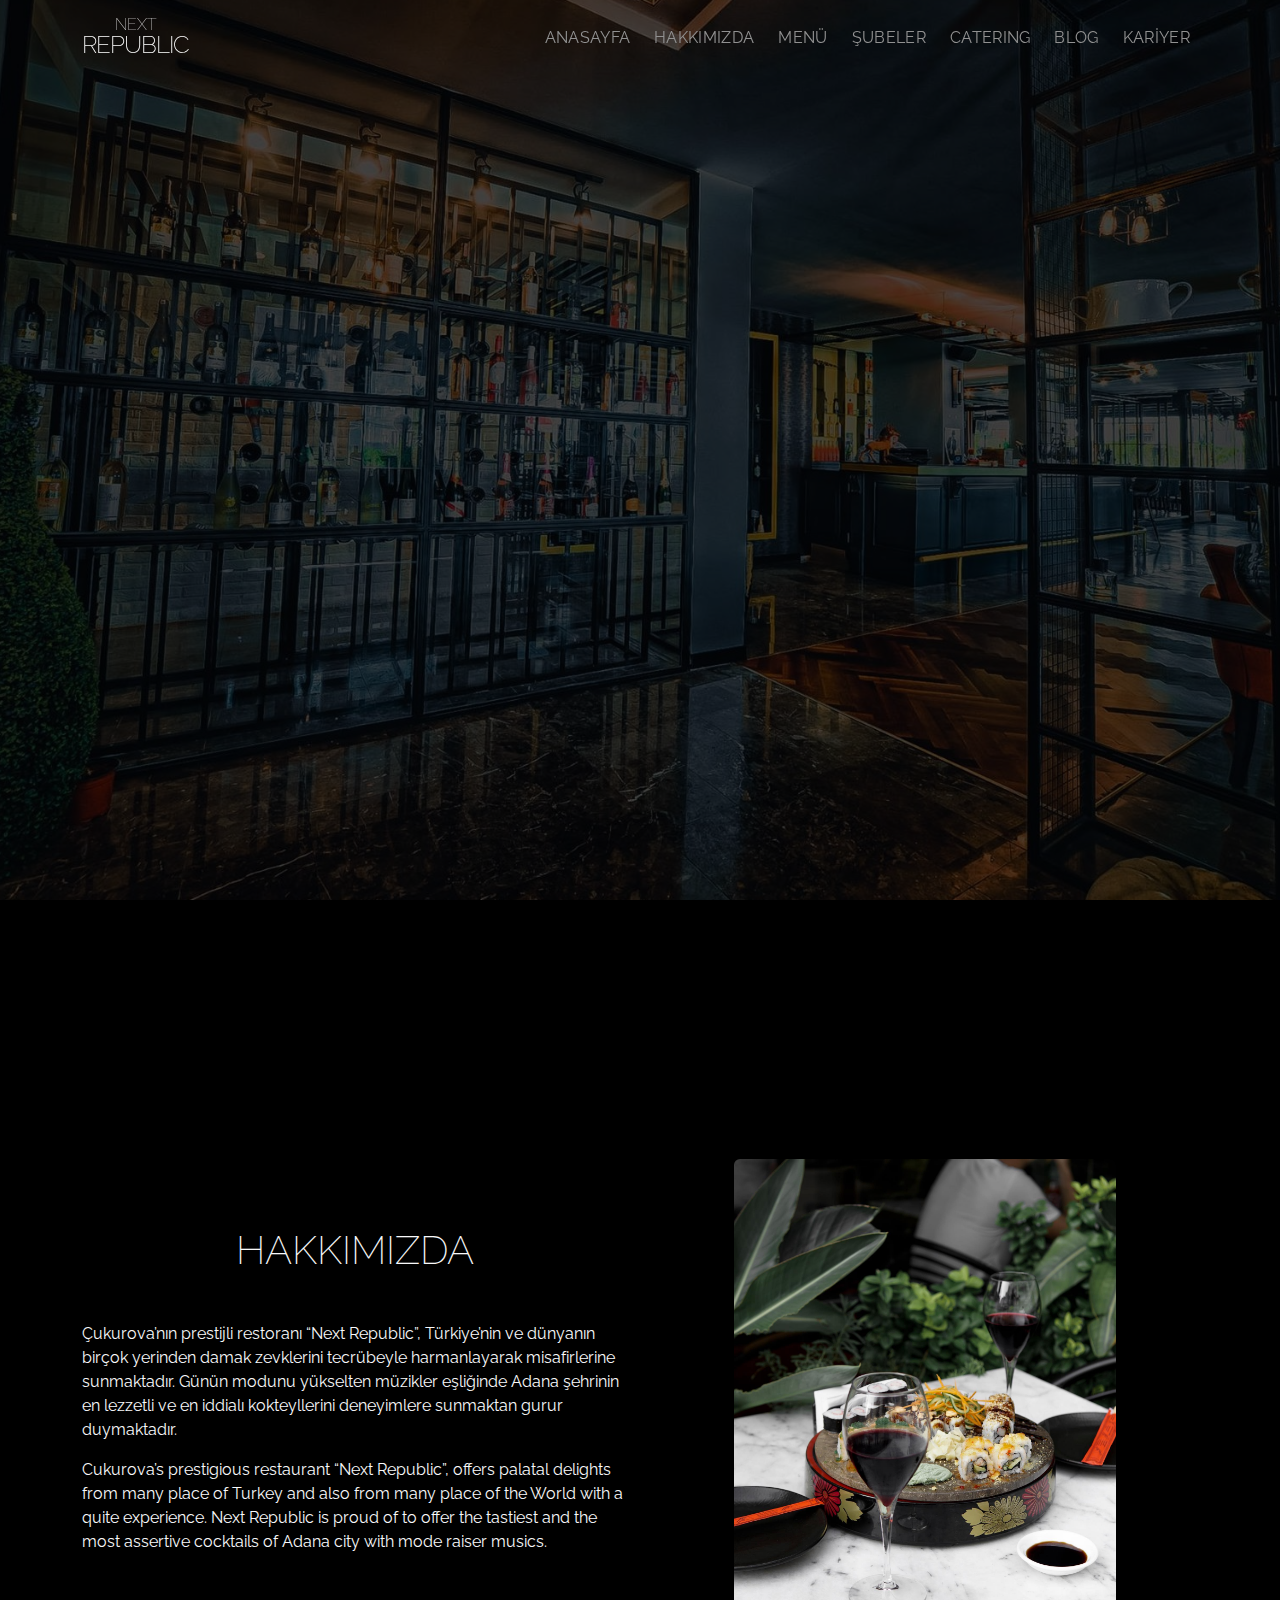
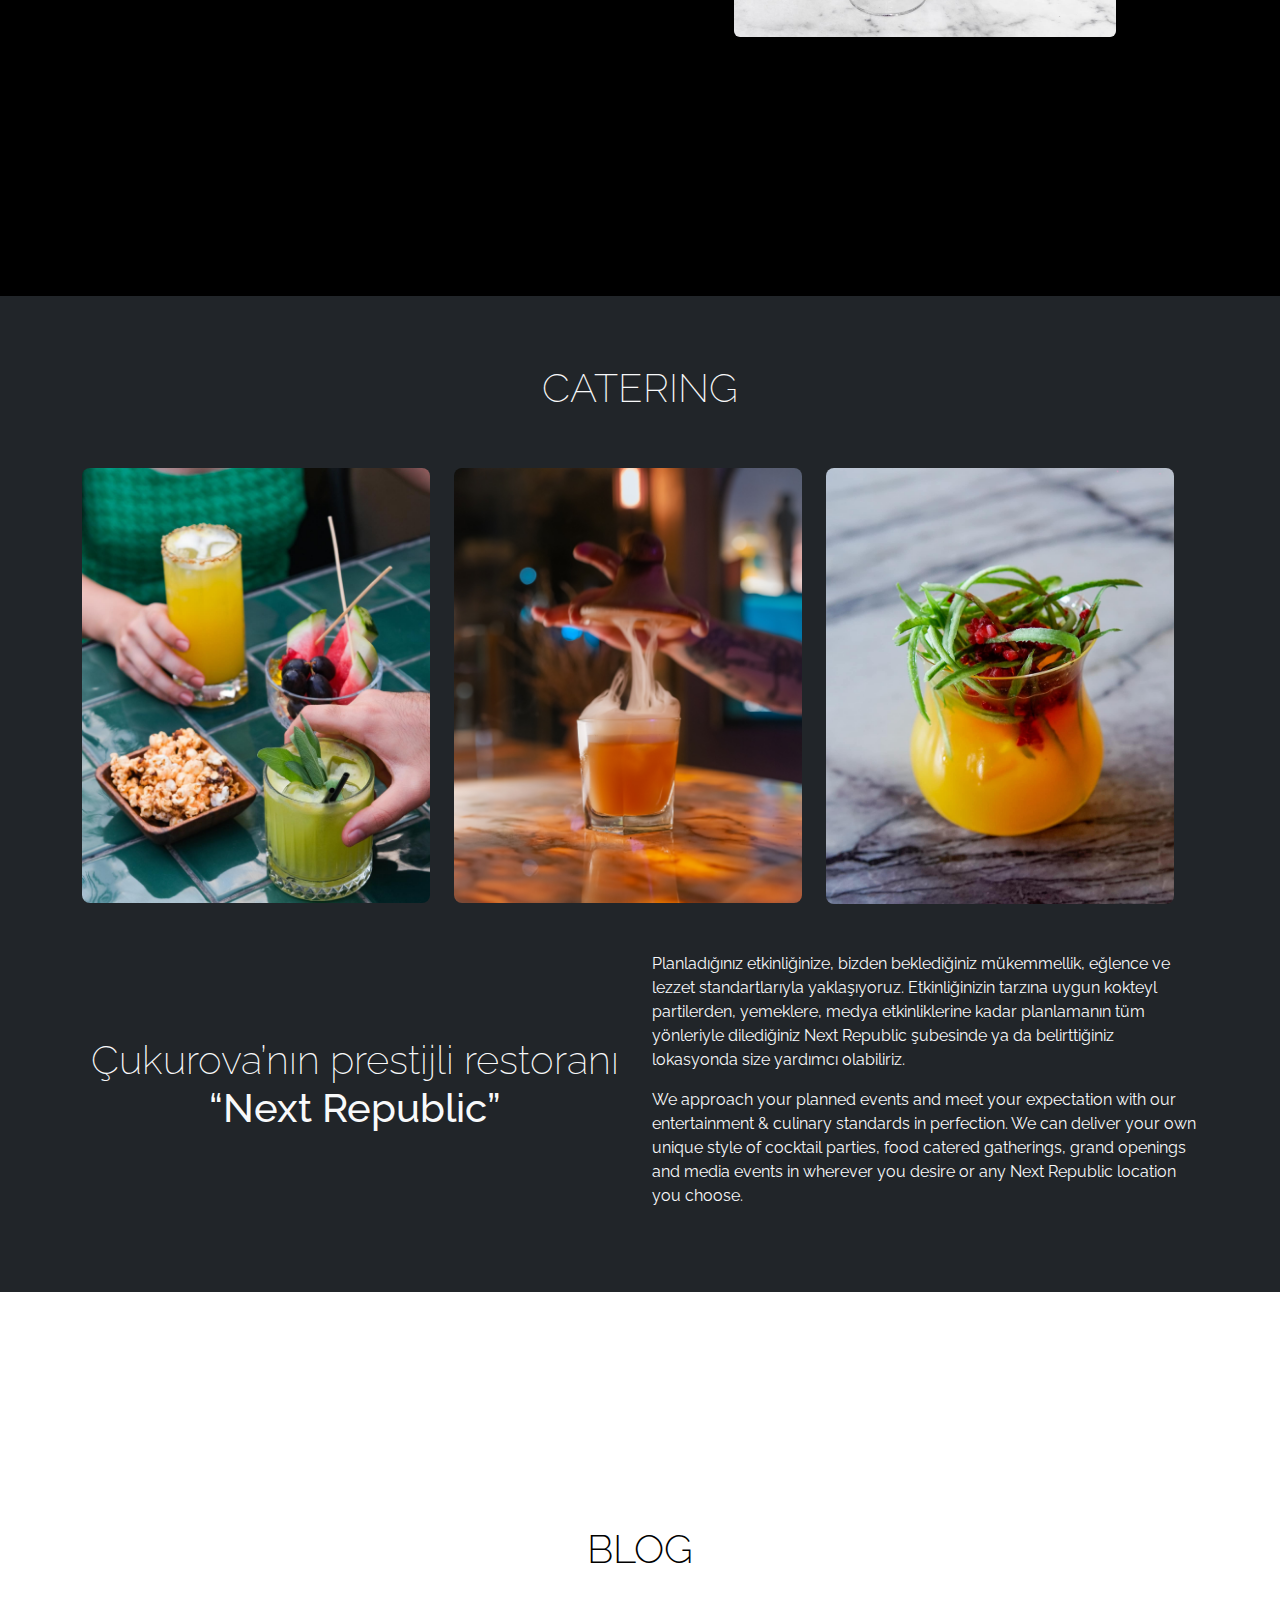
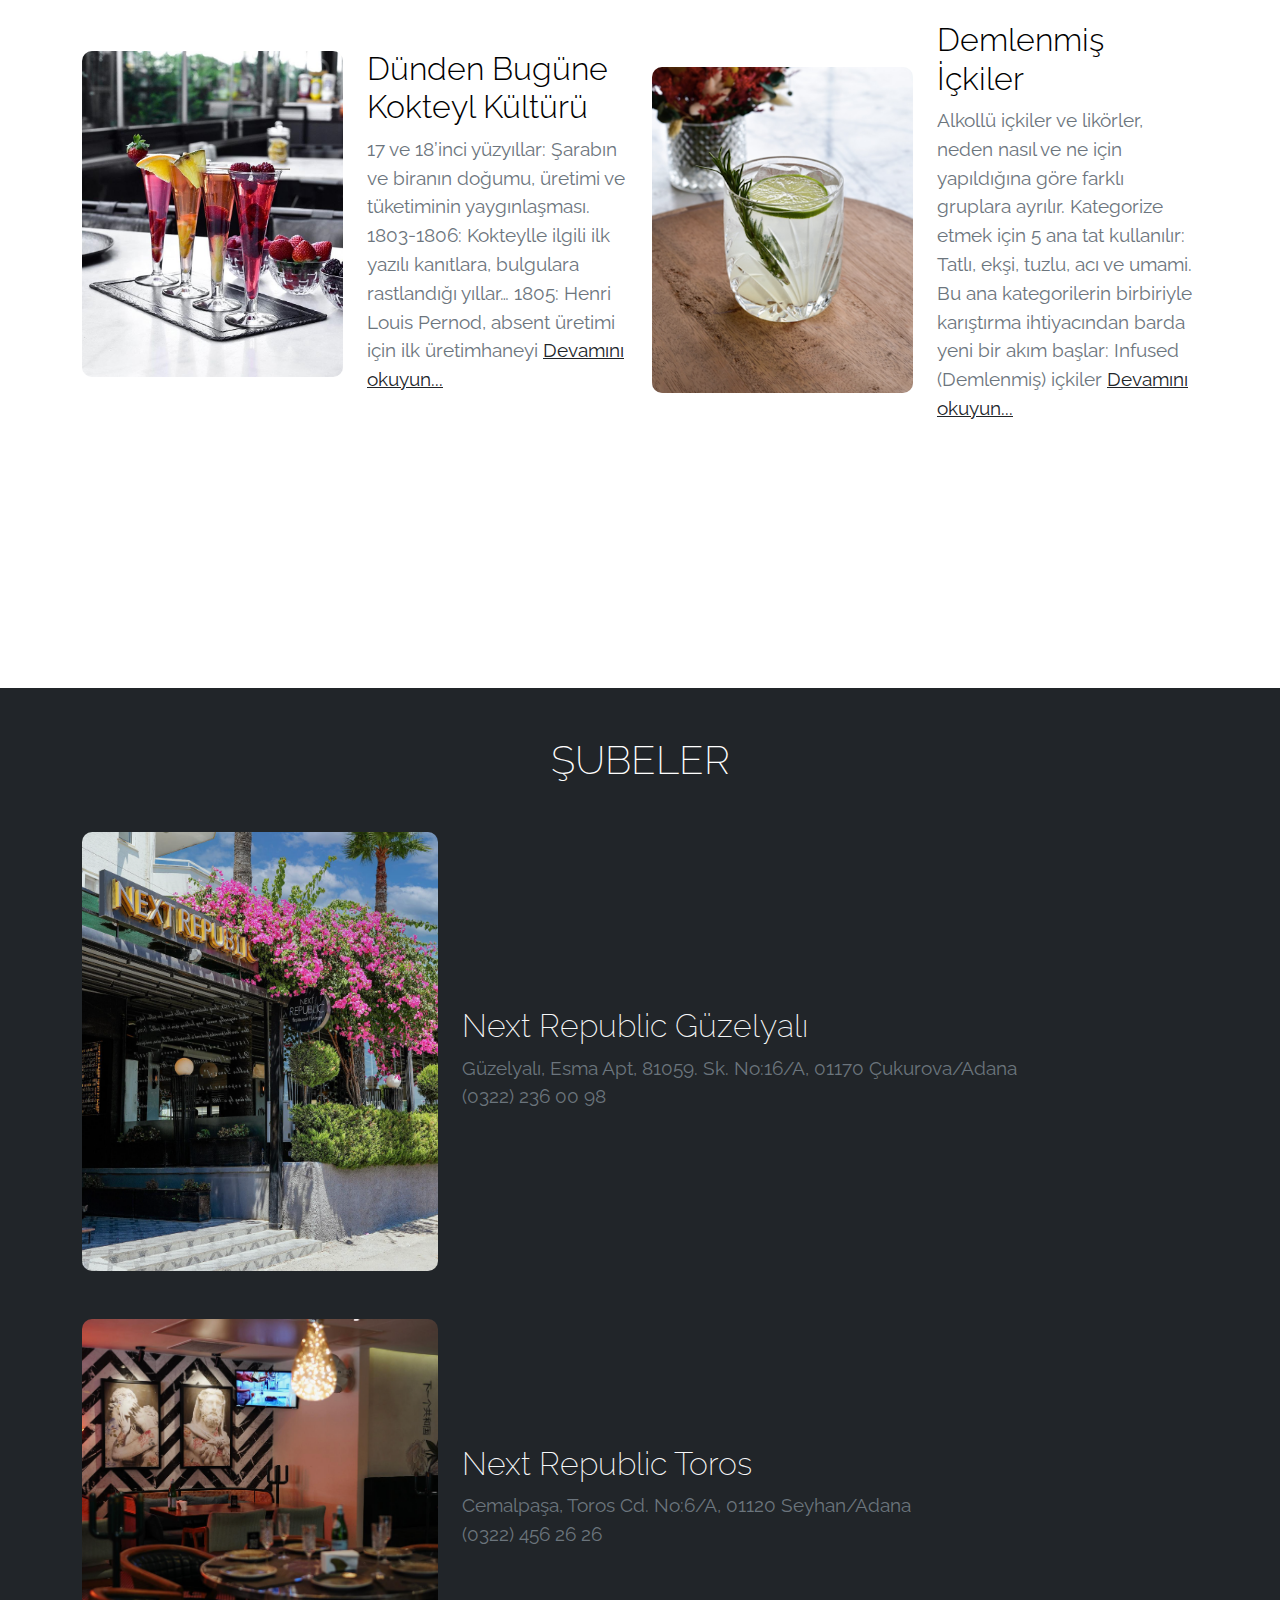
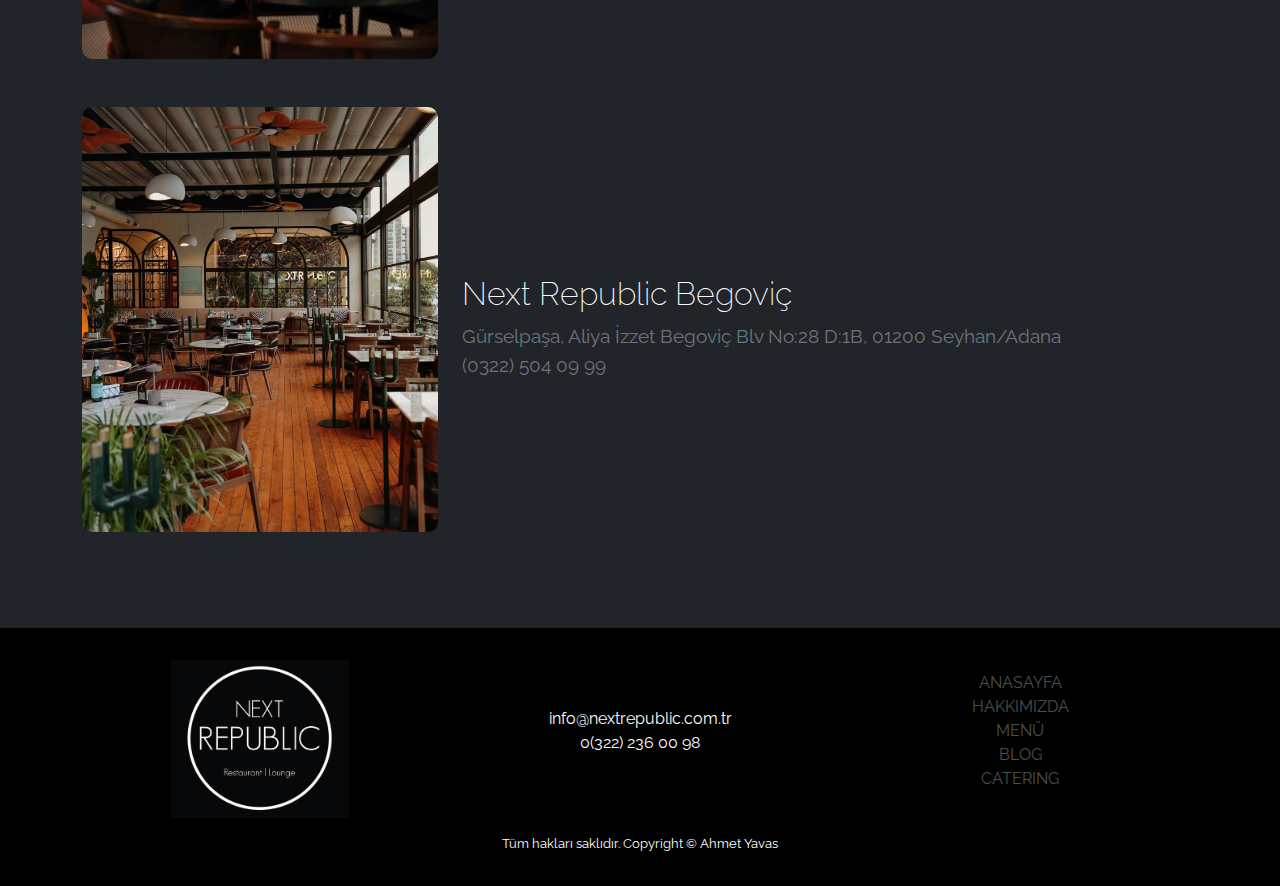
<file: index.html>
<!DOCTYPE html>
<html lang="tr">

<head>
    <meta charset="UTF-8">
    <meta name="viewport" content="width=device-width, initial-scale=1.0">
    <title>Next Republic Restaurant | Lounge</title>
    <link rel="stylesheet" href="index.css">
    <link rel="preconnect" href="https://fonts.googleapis.com">
    <link rel="stylesheet" href="https://cdn.jsdelivr.net/npm/bootstrap-icons@1.11.3/font/bootstrap-icons.min.css">
    <link rel="preconnect" href="https://fonts.gstatic.com" crossorigin>
    <link href="https://fonts.googleapis.com/css2?family=Raleway:ital,wght@0,100..900;1,100..900&display=swap"
        rel="stylesheet">
    <link href="https://cdn.jsdelivr.net/npm/bootstrap@5.3.3/dist/css/bootstrap.min.css" rel="stylesheet"
        integrity="sha384-QWTKZyjpPEjISv5WaRU9OFeRpok6YctnYmDr5pNlyT2bRjXh0JMhjY6hW+ALEwIH" crossorigin="anonymous">
    <script src="https://cdn.jsdelivr.net/npm/bootstrap@5.3.3/dist/js/bootstrap.bundle.min.js"
        integrity="sha384-YvpcrYf0tY3lHB60NNkmXc5s9fDVZLESaAA55NDzOxhy9GkcIdslK1eN7N6jIeHz"
        crossorigin="anonymous"></script>
</head>

<body class="bg-black" style="font-family: Raleway;" id="anasayfa">

    <!-- Navbar -->
    <nav class="navbar navbar-expand-lg navbar-dark fixed-top" id="mainNavbar">
        <div class="container">
            <a class="navbar-brand" href="#anasayfa"
                style="display: flex; flex-direction: column; align-items: center;">
                <div style="font-weight: lighter; margin-bottom: -10px;">NEXT</div>
                <div style="font-size: 1.5rem; font-weight: 200; letter-spacing: -1px;font-stretch: expanded;">REPUBLIC
                </div>
            </a>
            <button type="button" class="navbar-toggler" data-bs-toggle="offcanvas" data-bs-target="#myNavbar"
                aria-controls="myNavbar" aria-label="menüyü açma kapama butonu" aria-expanded="false">
                <span class="navbar-toggler-icon"></span>
            </button>
            <div class="offcanvas offcanvas-end" tabindex="-1" id="myNavbar" aria-labelledby="myLabel">
                <div class="offcanvas-header">
                    <button type="button" style="font-size: 1.5rem;" class="btn-close text-reset"
                        data-bs-dismiss="offcanvas" aria-label="Kapat">
                    </button>
                </div>
                <div class="offcanvas-body">
                    <ul class="navbar-nav ms-auto text-uppercase py-lg-2">
                        <li class="nav-item"><a href="index.html" class="nav-link">Anasayfa</a></li>
                        <li class="nav-item"><a href="#hakkimizda" class="nav-link">Hakkımızda</a></li>
                        <li class="nav-item"><a href="https://qr.finedinemenu.com/next-republic" target="_blank"
                                class="nav-link">Menü</a></li>
                        <li class="nav-item"><a href="#subeler" class="nav-link">Şubeler</a></li>
                        <li class="nav-item"><a href="#catering" class="nav-link">caterıng</a></li>
                        <li class="nav-item"><a href="#blog" class="nav-link">blog</a></li>
                        <li class="nav-item"><a href="kariyer.html" class="nav-link">Kariyer</a></li>
                    </ul>
                </div>
            </div>
        </div>
    </nav>


    <section class="bg-dark text-light section1"
        style="display:flex;justify-content: center;align-items: center;height: 100vh;">
        <div class="container">
            <div class="row justify-content-center text-center">
            </div>
        </div>
    </section>

    <section class="home py-5 bg-black" id="hakkimizda">
        <div class="container">
            <div class="row min-vh-100 align-items-center align-content-center">
                <div class="col-md-6  mt-5 mt-md-0">
                    <div class="home-text">
                        <h1 class="text-light text-center" style="font-weight: 180;">HAKKIMIZDA</h1>
                        <p class="text-light mt-5 lh-base ">Çukurova’nın prestijli restoranı “Next Republic”,
                            Türkiye’nin ve dünyanın birçok yerinden damak zevklerini tecrübeyle harmanlayarak
                            misafirlerine sunmaktadır. Günün modunu yükselten müzikler eşliğinde Adana şehrinin en
                            lezzetli ve en iddialı kokteyllerini deneyimlere sunmaktan gurur duymaktadır. </p>
                        <p class="text-light mt-1 lh-base ">Cukurova’s prestigious restaurant “Next Republic”, offers
                            palatal delights from many place of Turkey and also from many place of the World with a
                            quite experience. Next Republic is proud of to offer the tastiest and the most assertive
                            cocktails of Adana city with mode raiser musics.</p>
                    </div>
                </div>
                <div class="col-md-6 mt-5 mt-md-0">
                    <div class="home-img text-center order-md-last">
                        <img src="img/next_hakkimda.jpeg" style="border-radius: 6px; width:70%; height: 70%;"
                            class="mw-120" alt="">
                    </div>
                </div>
            </div>
        </div>
    </section>

    <section class="home py-5 bg-dark" id="catering">
        <div class="container">
            <div class="row min-vh-100 align-items-center align-content-center">
                <div class="col-md-12 col-lg-12 text-center">
                    <h1 class="text-light text-center" style="font-weight: 180;">CATERING</h1>
                </div>
                <div class="row mt-5 text-center justify-content-center">
                    <div class="col-md-4 col-sm-12 mb-5">
                        <img src="img/kokteyl.jpeg" style="border-radius: 8px;" alt="Fotoğraf 1" class="img-fluid">
                    </div>
                    <div class="col-md-4 col-sm-12 mb-5">
                        <img src="img/kokteyl1.jpeg" style="border-radius: 8px;" alt="Fotoğraf 2" class="img-fluid">
                    </div>
                    <div class="col-md-4 col-sm-12 mb-5">
                        <img src="img/kokteyl3.jpeg" style="border-radius: 8px;" alt="Fotoğraf 3" class="img-fluid">
                    </div>
                </div>
                <div class="col-md-6 mt-2 mt-md-0">
                    <div class="text-center text-light order-md-last ">
                        <h1 style="font-weight: 180;">Çukurova’nın prestijli
                            restoranı <br> <span style="font-weight: 500;">“Next Republic”</span>
                        </h1>

                    </div>
                </div>
                <div class="col-md-6 mt-md-0">
                    <div class="home-text">
                        <p class="text-light lh-base ">Planladığınız etkinliğinize, bizden beklediğiniz
                            mükemmellik, eğlence ve lezzet standartlarıyla yaklaşıyoruz. Etkinliğinizin tarzına uygun
                            kokteyl partilerden, yemeklere, medya etkinliklerine kadar planlamanın tüm yönleriyle
                            dilediğiniz Next Republic şubesinde ya da belirttiğiniz lokasyonda size yardımcı olabiliriz.
                        </p>
                        <p class="text-light mt-1 lh-base ">We approach your planned events and meet your expectation
                            with our entertainment & culinary standards in perfection. We can deliver your own unique
                            style of cocktail parties, food catered gatherings, grand openings and media events in
                            wherever you desire or any Next Republic location you choose.</p>
                    </div>
                </div>
            </div>
        </div>
    </section>

    <section class="home py-5" id="blog" style="background-color: white; color: black;">
        <div class="container">
            <div class="row min-vh-100 align-items-center align-content-center">
                <div class="col-md-12 col-lg-12 text-center">
                    <h1 class="text-black mb-5 text-center" style="font-weight: 250;">BLOG</h1>
                </div <div class="row mt-5">
                <div class="col-lg-3 mb-5">
                    <a href="kokteylkültürü.html"><img src="img/blog3.jpg" style="border-radius: 10px;" alt="Fotoğraf 1"
                            class="img-fluid"></a>
                </div>
                <div class="col-lg-3 mb-3">
                    <h6 style="font-size: 2rem; font-weight:300;">Dünden Bugüne Kokteyl Kültürü
                    </h6>
                    <p style="font-size: 1.2rem;" class="text-secondary">17 ve 18’inci yüzyıllar: Şarabın ve biranın
                        doğumu, üretimi ve tüketiminin yaygınlaşması.
                        1803-1806: Kokteylle ilgili ilk yazılı kanıtlara, bulgulara rastlandığı yıllar…
                        1805: Henri Louis Pernod, absent üretimi için ilk üretimhaneyi <a class="text-dark"
                            href="kokteylkültürü.html">Devamını okuyun...</a></p>
                </div>
                <div class="col-lg-3 mb-3">
                    <a href="demlenmis-ickiler.html"> <img src="img/blog2.png" style="border-radius: 10px;"
                            alt="Fotoğraf 3" class="img-fluid"></a>

                </div>
                <div class="col-lg-3 mb-3">
                    <h6 style="font-size: 2rem; font-weight:300;">Demlenmiş<br>İçkiler
                    </h6>
                    <p style="font-size: 1.2rem;" class="text-secondary">
                        Alkollü içkiler ve likörler, neden nasıl ve ne için yapıldığına göre farklı gruplara
                        ayrılır. Kategorize etmek için 5 ana tat kullanılır: Tatlı, ekşi, tuzlu, acı ve umami. Bu
                        ana kategorilerin birbiriyle karıştırma ihtiyacından barda yeni bir akım başlar: Infused
                        (Demlenmiş) içkiler <a class="text-dark" href="demlenmis-ickiler.html">Devamını okuyun...</a>
                    </p>
                </div>
            </div>
        </div>
        </div>
   </section>

   <section class="home py-5 bg-dark text-light" id="subeler">
    <div class="container">
        <div class="row min-vh-100 align-items-center align-content-center">
            <div class="col-md-12 col-lg-12 text-center">
                <h1 class="text-white mb-5 text-center" style="font-weight: 200;">ŞUBELER</h1>
            </div class="row mt-5">
            <div class="col-lg-4 mb-5">
                <img src="img/güzelyali.png" style="border-radius: 10px;" alt="Fotoğraf 1" class="img-fluid">
            </div>
            <div class="col-lg-8 mb-3">
                <h6 style="font-size: 2rem; font-weight:200;">Next Republic Güzelyalı
                </h6>
                <p style="font-size: 1.2rem;" class="text-secondary">Güzelyalı, Esma Apt, 81059. Sk. No:16/A, 01170 Çukurova/Adana <br> (0322) 236 00 98</p>
            </div>

            <div class="col-lg-4 mb-5">
                <img src="img/toros.png" style="border-radius: 10px;" alt="Fotoğraf 1" class="img-fluid">
            </div>
            <div class="col-lg-8 mb-3">
                <h6 style="font-size: 2rem; font-weight:200;">Next Republic Toros
                </h6>
                <p style="font-size: 1.2rem;" class="text-secondary">Cemalpaşa, Toros Cd. No:6/A, 01120 Seyhan/Adana<br> (0322) 456 26 26</p>
            </div>

            <div class="col-lg-4 mb-5">
                <img src="img/begovic.png" style="border-radius: 10px;" alt="Fotoğraf 1" class="img-fluid">
            </div>
            <div class="col-lg-8 mb-3">
                <h6 style="font-size: 2rem; font-weight:200;">Next Republic Begoviç
                </h6>
                <p style="font-size: 1.2rem;" class="text-secondary">Gürselpaşa, Aliya İzzet Begoviç Blv No:28 D:1B, 01200 Seyhan/Adana
                    <br> (0322) 504 09 99
                </p>
            </div>

        </div>
    </div>
    </div>
</section>

    
    <footer class="p-3" style="background-color: rgb(0, 0, 0); color: white;">
        <div class="container">
            <div class="row mt-3 justify-content-center align-items-center text-center">
                <div class="col-lg-4 text-center">
                    <img src="img/next-logo.jpeg" style="height: 80%; width: 50%;" alt="">
                </div>
                <div class="col-lg-4 text-center ft-iletisim">
                    <p>info@nextrepublic.com.tr <br> 0(322) 236 00 98</p>
                </div>
                <div class="col-lg-4 text-center">
                    <ul class="list-unstyled text-uppercase">
                        <li class="footer-nav-item">
                            <a href="#">Anasayfa</a>
                        </li>
                        <li class="footer-nav-item">
                            <a href="#">Hakkımızda</a>
                        </li>
                        <li class="footer-nav-item">
                            <a href="#">Menü</a>
                        </li>
                        <li class="footer-nav-item">
                            <a href="#">Blog</a>
                        </li>
                        <li class="footer-nav-item">
                            <a href="#">caterıng</a>
                        </li>
                    </ul>
                </div>
                <div class="col-md-12 mt-3" style="text-align: center; font-size: 0.8rem;">
                    <p>Tüm hakları saklıdır. Copyright &copy; Ahmet Yavas </p>
                </div>
            </div>
        </div>
    </footer>


    <script src="index.js"></script>
    <script src="https://cdn.jsdelivr.net/npm/jquery@3.5.1/dist/jquery.slim.min.js"
        integrity="sha384-DfXdz2htPH0lsSSs5nCTpuj/zy4C+OGpamoFVy38MVBnE+IbbVYUew+OrCXaRkfj"
        crossorigin="anonymous"></script>
    <script src="https://cdn.jsdelivr.net/npm/popper.js@1.16.1/dist/umd/popper.min.js"
        integrity="sha384-9/reFTGAW83EW2RDu2S0VKaIzap3H66lZH81PoYlFhbGU+6BZp6G7niu735Sk7lN"
        crossorigin="anonymous"></script>
    <script src="https://cdn.jsdelivr.net/npm/bootstrap@4.6.2/dist/js/bootstrap.min.js"
        integrity="sha384-+sLIOodYLS7CIrQpBjl+C7nPvqq+FbNUBDunl/OZv93DB7Ln/533i8e/mZXLi/P+"
        crossorigin="anonymous"></script>

</body>

</html>
</file>
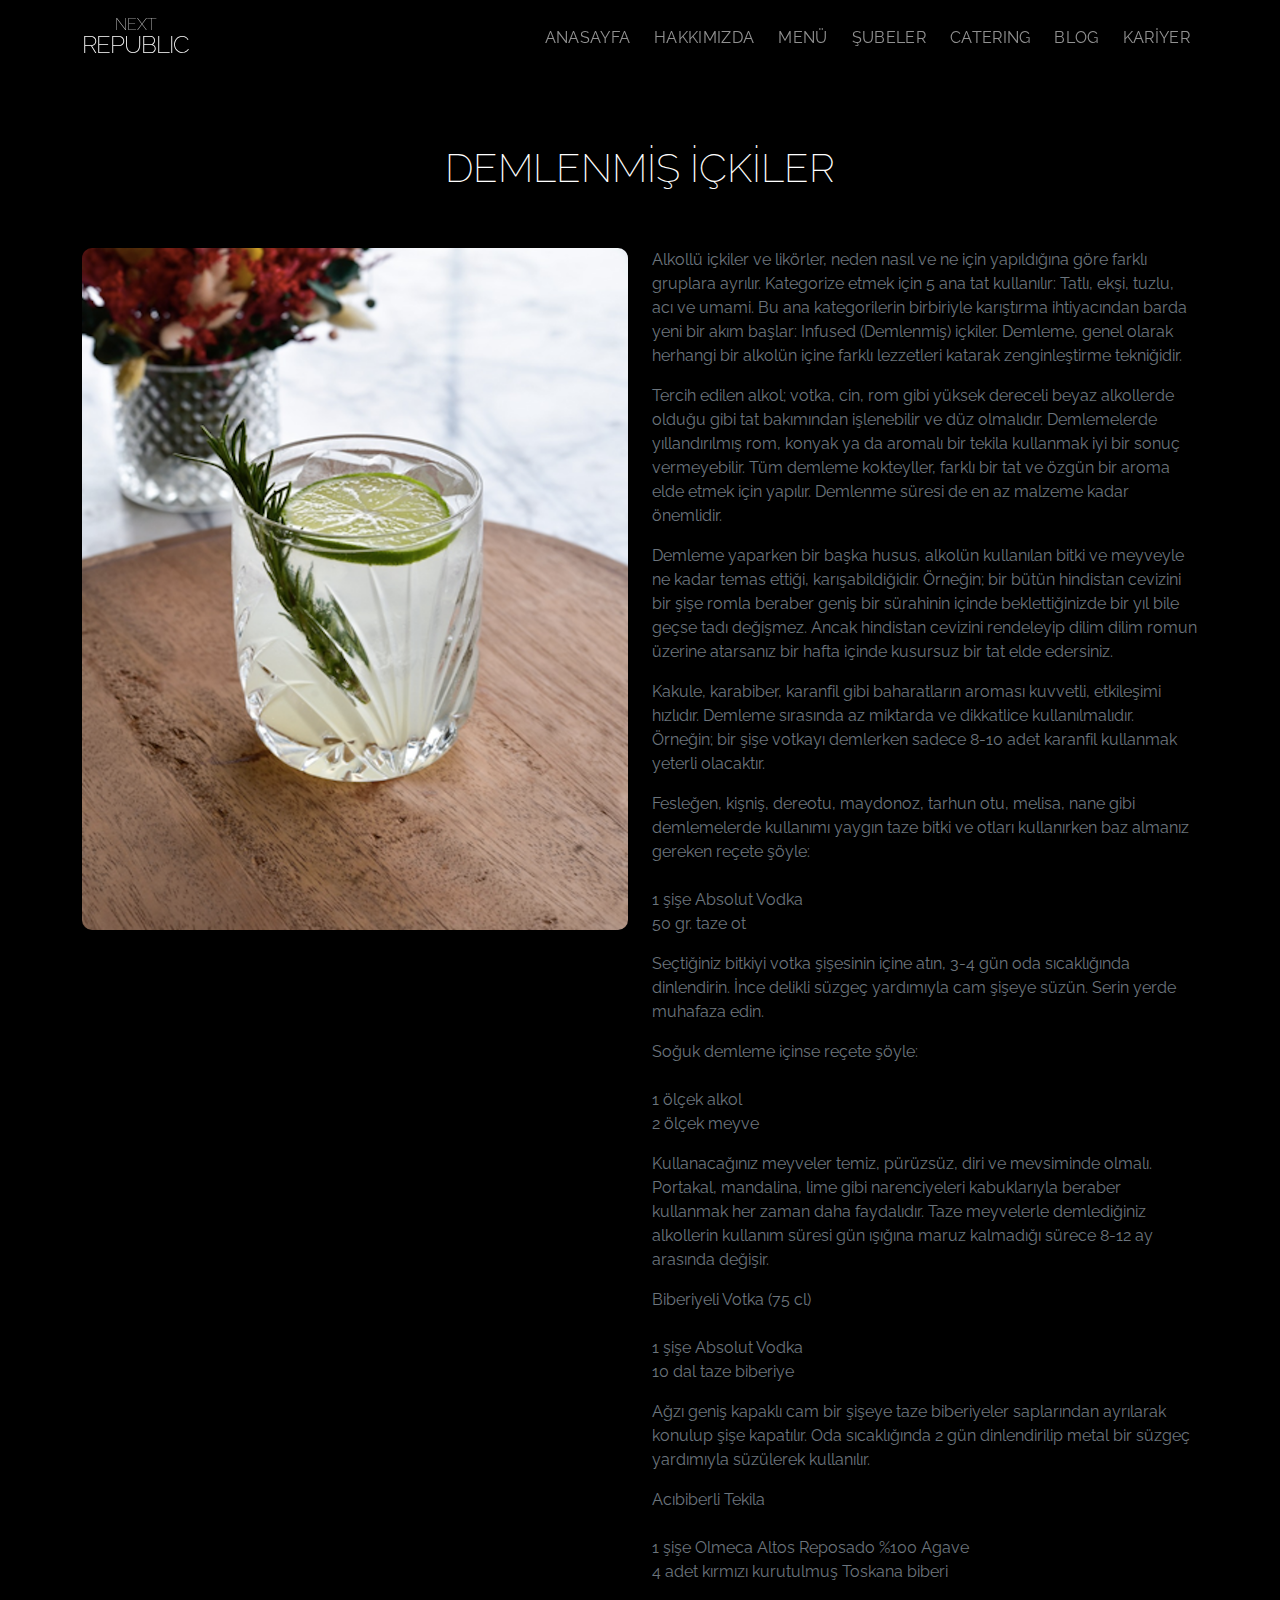
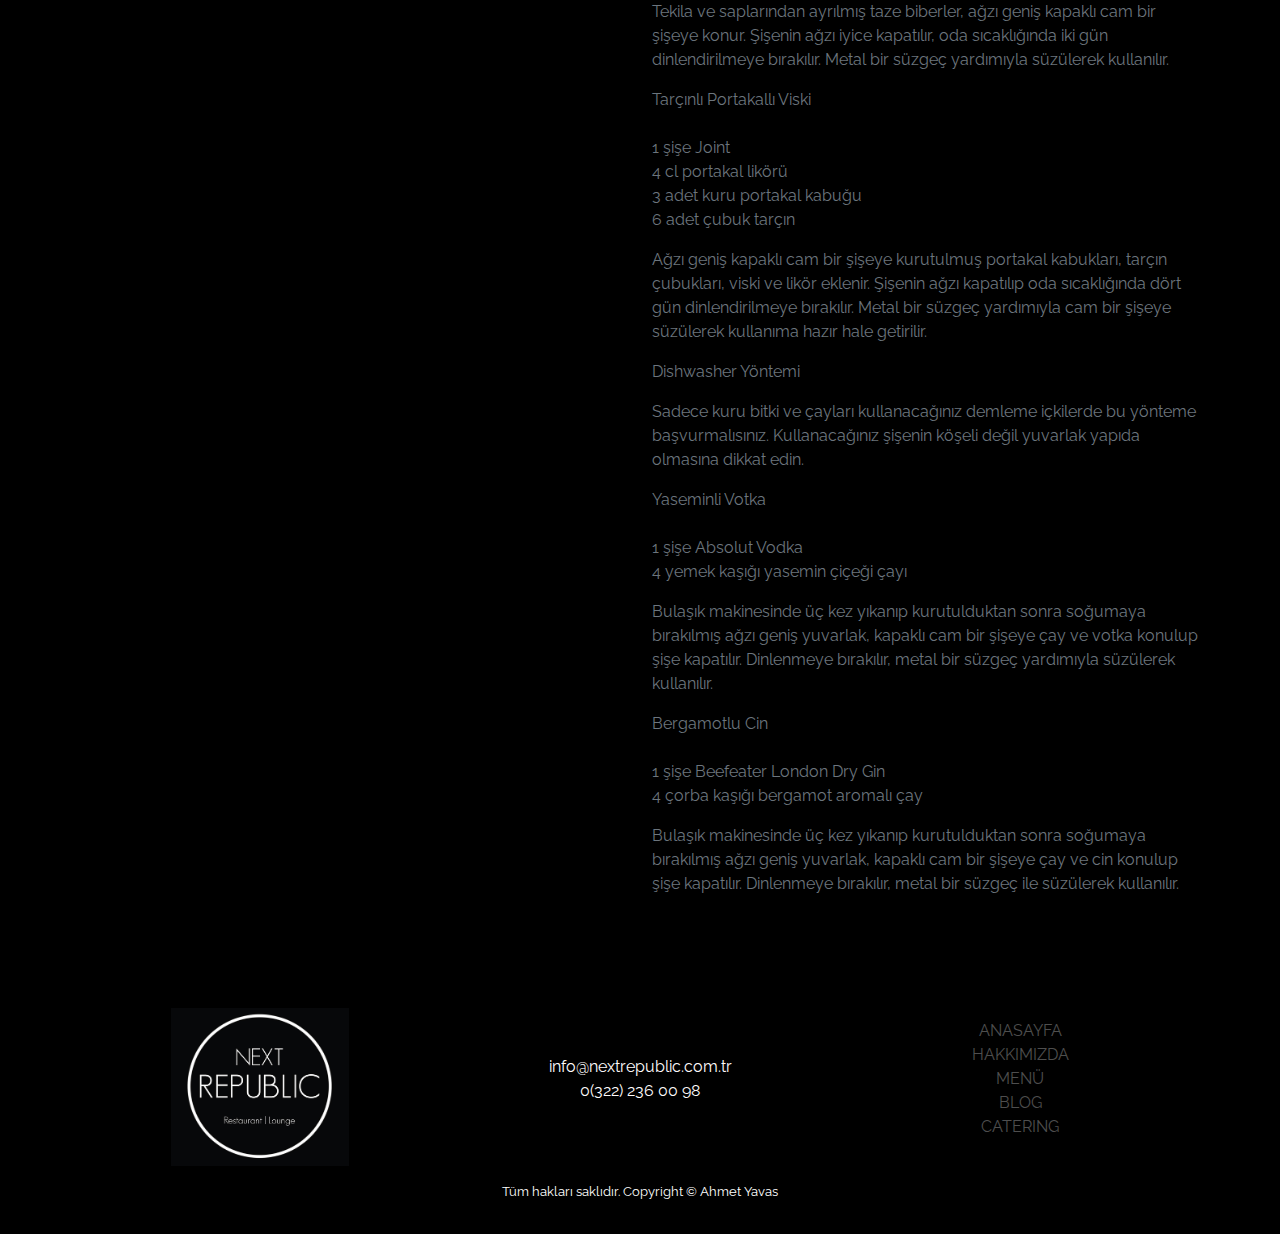
<file: demlenmis-ickiler.html>
<!DOCTYPE html>
<html lang="tr">

<head>
    <meta charset="UTF-8">
    <meta name="viewport" content="width=device-width, initial-scale=1.0">
    <title>Next Republic Restaurant | Lounge</title>
    <link rel="stylesheet" href="index.css">
    <link rel="preconnect" href="https://fonts.googleapis.com">
    <link rel="stylesheet" href="https://cdn.jsdelivr.net/npm/bootstrap-icons@1.11.3/font/bootstrap-icons.min.css">
    <link rel="preconnect" href="https://fonts.gstatic.com" crossorigin>
    <link href="https://fonts.googleapis.com/css2?family=Raleway:ital,wght@0,100..900;1,100..900&display=swap"
        rel="stylesheet">
    <link href="https://cdn.jsdelivr.net/npm/bootstrap@5.3.3/dist/css/bootstrap.min.css" rel="stylesheet"
        integrity="sha384-QWTKZyjpPEjISv5WaRU9OFeRpok6YctnYmDr5pNlyT2bRjXh0JMhjY6hW+ALEwIH" crossorigin="anonymous">
    <script src="https://cdn.jsdelivr.net/npm/bootstrap@5.3.3/dist/js/bootstrap.bundle.min.js"
        integrity="sha384-YvpcrYf0tY3lHB60NNkmXc5s9fDVZLESaAA55NDzOxhy9GkcIdslK1eN7N6jIeHz"
        crossorigin="anonymous"></script>
</head>

<body class="bg-dark" style="font-family: Raleway;">

    <!-- Navbar -->
    <nav class="navbar navbar-expand-lg navbar-dark fixed-top" id="mainNavbar">
        <div class="container">
            <a class="navbar-brand" href="index.html" style="display: flex; flex-direction: column; align-items: center;">
                <div style="font-weight: lighter; margin-bottom: -10px;">NEXT</div>
                <div style="font-size: 1.5rem; font-weight: 200; letter-spacing: -1px;font-stretch: expanded;">REPUBLIC
                </div>
            </a>
            <button type="button" class="navbar-toggler" data-bs-toggle="offcanvas" data-bs-target="#myNavbar"
                aria-controls="myNavbar" aria-label="menüyü açma kapama butonu" aria-expanded="false">
                <span class="navbar-toggler-icon"></span>
            </button>
            <div class="offcanvas offcanvas-end" tabindex="-1" id="myNavbar" aria-labelledby="myLabel">
                <div class="offcanvas-header">
                    <button type="button" class="btn-close text-reset" data-bs-dismiss="offcanvas" aria-label="Kapat">
                    </button>
                </div>
                <div class="offcanvas-body">
                    <ul class="navbar-nav ms-auto text-uppercase py-lg-2">
                        <li class="nav-item"><a href="index.html" class="nav-link">Anasayfa</a></li>
                        <li class="nav-item"><a href="index.html" class="nav-link">Hakkımızda</a></li>
                        <li class="nav-item"><a href="https://qr.finedinemenu.com/next-republic" target="_blank"
                                class="nav-link">Menü</a></li>
                        <li class="nav-item"><a href="index.html" class="nav-link">Şubeler</a></li>
                        <li class="nav-item"><a href="index.html" class="nav-link">caterıng</a></li>
                        <li class="nav-item"><a href="index.html" class="nav-link">blog</a></li>
                        <li class="nav-item"><a href="kariyer.html" class="nav-link" target="_blank">Kariyer</a></li>
                    </ul>
                </div>
            </div>
        </div>
    </nav>

    <section class="home py-5" id="catering" style="background-color: black; color:white;">
        <div class="container">
                <div class="row mt-5">
                    <h1 class=" text-center text-uppercase mt-5" style="font-weight: 180;">Demlenmiş içkiler</h1>
                    <div class="col-md-6 mb-5">
                        <img src="img/blog2.png" style="border-radius: 10px;" alt="Fotoğraf 1" class="img-fluid mt-5">
                    </div>
                    <div class="col-md-6 mb-3 mt-5 text-secondary">
                        <p>Alkollü içkiler ve likörler, neden nasıl ve ne için yapıldığına göre farklı gruplara ayrılır. Kategorize etmek için 5 ana tat kullanılır: Tatlı, ekşi, tuzlu, acı ve umami. Bu ana kategorilerin birbiriyle karıştırma ihtiyacından barda yeni bir akım başlar: Infused (Demlenmiş) içkiler. Demleme, genel olarak herhangi bir alkolün içine farklı lezzetleri katarak zenginleştirme tekniğidir.</p>
                         
                          <p>Tercih edilen alkol; votka, cin, rom gibi yüksek dereceli beyaz alkollerde olduğu gibi tat bakımından işlenebilir ve düz olmalıdır. Demlemelerde yıllandırılmış rom, konyak ya da aromalı bir tekila kullanmak iyi bir sonuç vermeyebilir. Tüm demleme kokteyller, farklı bir tat ve özgün bir aroma elde etmek için yapılır. Demlenme süresi de en az malzeme kadar önemlidir.</p>
                          
                          <p>Demleme yaparken bir başka husus, alkolün kullanılan bitki ve meyveyle ne kadar temas ettiği, karışabildiğidir. Örneğin; bir bütün hindistan cevizini bir şişe romla beraber geniş bir sürahinin içinde beklettiğinizde bir yıl bile geçse tadı değişmez. Ancak hindistan cevizini rendeleyip dilim dilim romun üzerine atarsanız bir hafta içinde kusursuz bir tat elde edersiniz.</p>
                          
                          <p>Kakule, karabiber, karanfil gibi baharatların aroması kuvvetli, etkileşimi hızlıdır. Demleme sırasında az miktarda ve dikkatlice kullanılmalıdır. Örneğin; bir şişe votkayı demlerken sadece 8-10 adet karanfil kullanmak yeterli olacaktır.</p>
                          
                          <p>Fesleğen, kişniş, dereotu, maydonoz, tarhun otu, melisa, nane gibi demlemelerde kullanımı yaygın taze bitki ve otları kullanırken baz almanız gereken reçete şöyle:<br><br>
                          
                          1 şişe Absolut Vodka <br>
                          50 gr. taze ot </p>
                          
                          <p>Seçtiğiniz bitkiyi votka şişesinin içine atın, 3-4 gün oda sıcaklığında dinlendirin. İnce delikli süzgeç yardımıyla cam şişeye süzün. Serin yerde muhafaza edin. </p>
                          
                          <p>Soğuk demleme içinse reçete şöyle: <br><br>
                          1 ölçek alkol <br>
                          2 ölçek meyve </p>
                          
                          <p>Kullanacağınız meyveler temiz, pürüzsüz, diri ve mevsiminde olmalı. Portakal, mandalina, lime gibi narenciyeleri kabuklarıyla beraber kullanmak her zaman daha faydalıdır.  Taze meyvelerle demlediğiniz alkollerin kullanım süresi gün ışığına maruz kalmadığı sürece 8-12 ay arasında değişir.</p>
                          
                          <p>Biberiyeli Votka (75 cl) <br><br>
                           1 şişe Absolut Vodka <br>
                           10 dal taze biberiye 
                          </p>
                          
                          <p>Ağzı geniş kapaklı cam bir şişeye taze biberiyeler saplarından ayrılarak konulup şişe kapatılır. Oda sıcaklığında 2 gün dinlendirilip metal bir süzgeç yardımıyla süzülerek kullanılır. </p>
                          
                          <p>Acıbiberli Tekila <br><br>
                          
                          1 şişe Olmeca Altos Reposado %100 Agave <br> 
                           4 adet kırmızı kurutulmuş Toskana biberi </p>
                           
                           
                           <p>Tekila ve saplarından ayrılmış taze biberler, ağzı geniş kapaklı cam bir şişeye konur. Şişenin ağzı iyice kapatılır, oda sıcaklığında iki gün dinlendirilmeye bırakılır. Metal bir süzgeç yardımıyla süzülerek kullanılır. </p>
                           
                           <p>Tarçınlı Portakallı Viski  <br><br>
                           
                           1 şişe Joint <br>
                            4 cl portakal likörü <br>
                            3 adet kuru portakal kabuğu <br>
                            6 adet çubuk tarçın
                           </p>
                           
                           <p>Ağzı geniş kapaklı cam bir şişeye kurutulmuş portakal kabukları, tarçın çubukları, viski ve likör eklenir. Şişenin ağzı kapatılıp oda sıcaklığında dört gün dinlendirilmeye bırakılır. Metal bir süzgeç yardımıyla cam bir şişeye süzülerek kullanıma hazır hale getirilir.</p>
                           
                           <p>Dishwasher Yöntemi </p>
                           
                           <p>Sadece kuru bitki ve çayları kullanacağınız demleme içkilerde bu yönteme başvurmalısınız. Kullanacağınız şişenin köşeli değil yuvarlak yapıda olmasına dikkat edin.</p>
                           
                           <p>Yaseminli Votka <br><br>
                           
                           1 şişe Absolut Vodka <br>
                          4 yemek kaşığı yasemin çiçeği çayı </p>
                          
                          <p>Bulaşık makinesinde üç kez yıkanıp kurutulduktan sonra soğumaya bırakılmış ağzı geniş yuvarlak, kapaklı cam bir şişeye çay ve votka konulup şişe kapatılır. Dinlenmeye bırakılır, metal bir süzgeç yardımıyla süzülerek kullanılır.</p>
                          
                          <p>Bergamotlu Cin  <br><br>
                          
                          1 şişe Beefeater London Dry Gin <br>
                           4 çorba kaşığı bergamot aromalı çay</p>
                           
                           <p>Bulaşık makinesinde üç kez yıkanıp kurutulduktan sonra soğumaya bırakılmış ağzı geniş yuvarlak, kapaklı cam bir şişeye çay ve cin konulup şişe kapatılır. Dinlenmeye bırakılır, metal bir  süzgeç ile süzülerek kullanılır.</p>
                         
                         </div>
                </div>
            </div>
        </div>
    </section>

    <footer class="p-3" style="background-color: rgb(0, 0, 0); color: white;">
        <div class="container">
            <div class="row mt-3 justify-content-center align-items-center text-center">
                <div class="col-lg-4 text-center">
                    <img src="img/next-logo.jpeg" style="height: 80%; width: 50%;" alt="">
                </div>
                <div class="col-lg-4 text-center ft-iletisim">
                    <p>info@nextrepublic.com.tr <br> 0(322) 236 00 98</p>
                </div>
                <div class="col-lg-4 text-center">
                    <ul class="list-unstyled text-uppercase">
                        <li class="footer-nav-item">
                            <a href="#">Anasayfa</a>
                        </li>
                        <li class="footer-nav-item">
                            <a href="#">Hakkımızda</a>
                        </li>
                        <li class="footer-nav-item">
                            <a href="#">Menü</a>
                        </li>
                        <li class="footer-nav-item">
                            <a href="#">Blog</a>
                        </li>
                        <li class="footer-nav-item">
                            <a href="#">caterıng</a>
                        </li>
                    </ul>
                </div>
                <div class="col-md-12 mt-3" style="text-align: center; font-size: 0.8rem;">
                    <p>Tüm hakları saklıdır. Copyright &copy; Ahmet Yavas </p>
                </div>
            </div>
        </div>
    </footer>

    <script src="index.js"></script>
    <script src="https://cdn.jsdelivr.net/npm/jquery@3.5.1/dist/jquery.slim.min.js"
        integrity="sha384-DfXdz2htPH0lsSSs5nCTpuj/zy4C+OGpamoFVy38MVBnE+IbbVYUew+OrCXaRkfj"
        crossorigin="anonymous"></script>
    <script src="https://cdn.jsdelivr.net/npm/popper.js@1.16.1/dist/umd/popper.min.js"
        integrity="sha384-9/reFTGAW83EW2RDu2S0VKaIzap3H66lZH81PoYlFhbGU+6BZp6G7niu735Sk7lN"
        crossorigin="anonymous"></script>
    <script src="https://cdn.jsdelivr.net/npm/bootstrap@4.6.2/dist/js/bootstrap.min.js"
        integrity="sha384-+sLIOodYLS7CIrQpBjl+C7nPvqq+FbNUBDunl/OZv93DB7Ln/533i8e/mZXLi/P+"
        crossorigin="anonymous"></script>

</body>

</html>
</file>
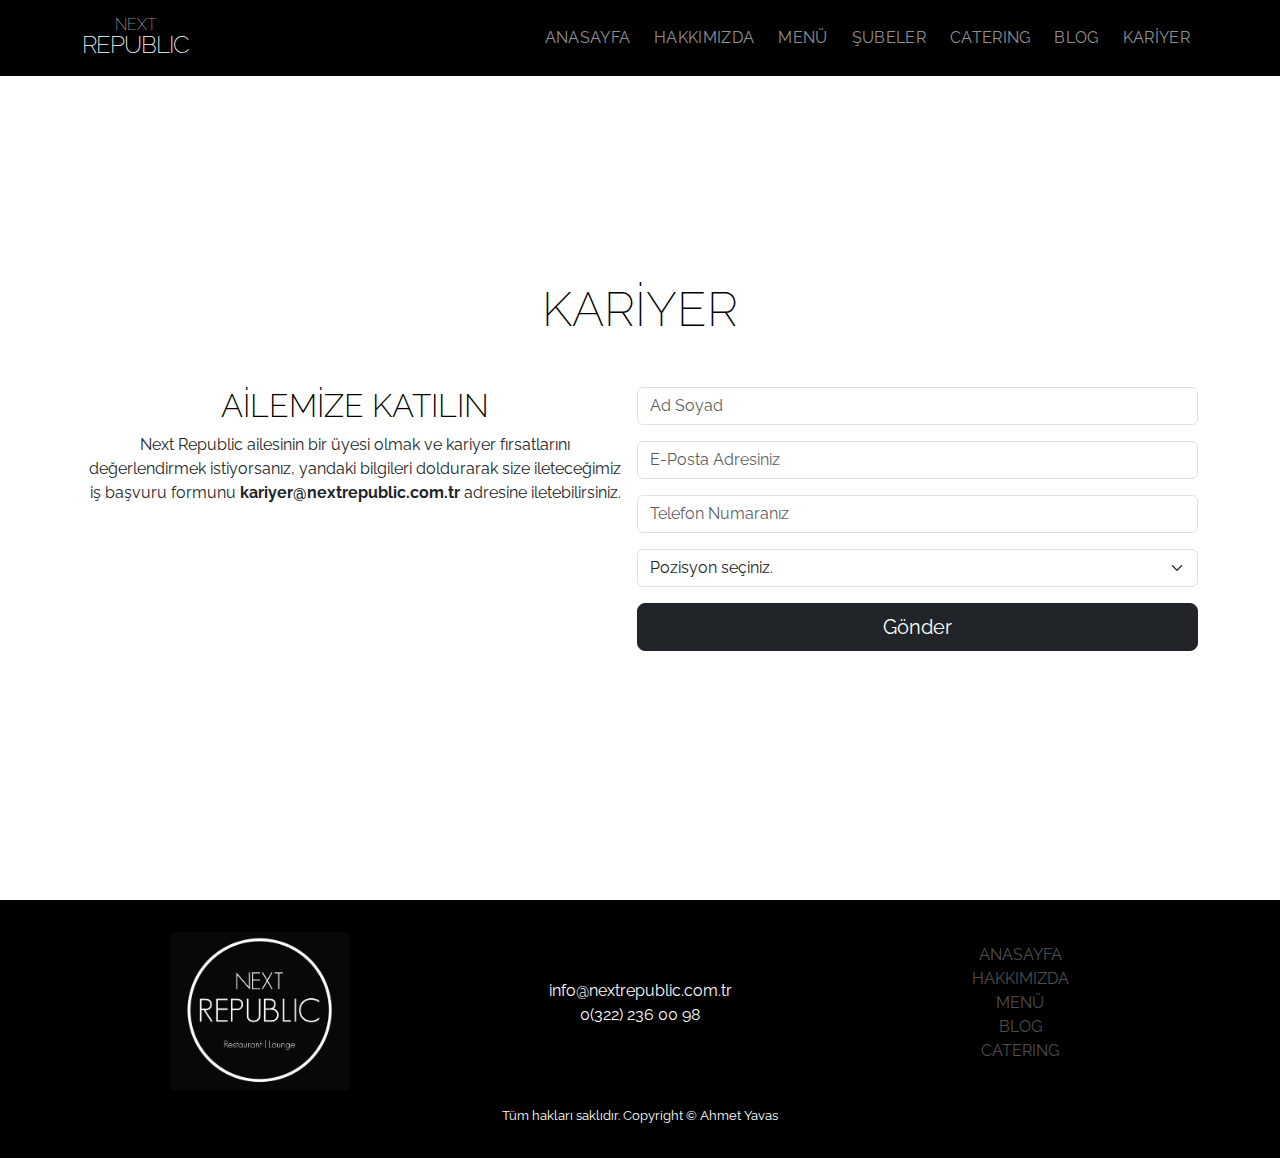
<file: kariyer.html>
<!DOCTYPE html>
<html lang="tr">

<head>
    <meta charset="UTF-8">
    <meta name="viewport" content="width=device-width, initial-scale=1.0">
    <title>Next Republic Restaurant | Lounge</title>
    <link rel="stylesheet" href="index.css">
    <link rel="preconnect" href="https://fonts.googleapis.com">
    <link rel="stylesheet" href="https://cdn.jsdelivr.net/npm/bootstrap-icons@1.11.3/font/bootstrap-icons.min.css">
    <link rel="preconnect" href="https://fonts.gstatic.com" crossorigin>
    <link href="https://fonts.googleapis.com/css2?family=Raleway:ital,wght@0,100..900;1,100..900&display=swap"
        rel="stylesheet">
    <link href="https://cdn.jsdelivr.net/npm/bootstrap@5.3.3/dist/css/bootstrap.min.css" rel="stylesheet"
        integrity="sha384-QWTKZyjpPEjISv5WaRU9OFeRpok6YctnYmDr5pNlyT2bRjXh0JMhjY6hW+ALEwIH" crossorigin="anonymous">
    <script src="https://cdn.jsdelivr.net/npm/bootstrap@5.3.3/dist/js/bootstrap.bundle.min.js"
        integrity="sha384-YvpcrYf0tY3lHB60NNkmXc5s9fDVZLESaAA55NDzOxhy9GkcIdslK1eN7N6jIeHz"
        crossorigin="anonymous"></script>
</head>

<body class="bg-black" style="font-family: Raleway;" id="anasayfa">

    <!-- Navbar -->
    <nav class="navbar navbar-expand-lg navbar-dark fixed-top" style="background-color: black;" id="mainNavbar">
        <div class="container">
            <a class="navbar-brand" href="index.html"
                style="display: flex; flex-direction: column; align-items: center;">
                <div style="font-weight: lighter; margin-bottom: -10px;">NEXT</div>
                <div style="font-size: 1.5rem; font-weight: 200; letter-spacing: -1px;font-stretch: expanded;">REPUBLIC
                </div>
            </a>
            <button type="button" class="navbar-toggler" data-bs-toggle="offcanvas" data-bs-target="#myNavbar"
                aria-controls="myNavbar" aria-label="menüyü açma kapama butonu" aria-expanded="false">
                <span class="navbar-toggler-icon"></span>
            </button>
            <div class="offcanvas offcanvas-end" tabindex="-1" id="myNavbar" aria-labelledby="myLabel">
                <div class="offcanvas-header">
                    <button type="button" style="font-size: 1.5rem;" class="btn-close text-reset"
                        data-bs-dismiss="offcanvas" aria-label="Kapat">
                    </button>
                </div>
                <div class="offcanvas-body">
                    <ul class="navbar-nav ms-auto text-uppercase py-lg-2">
                        <li class="nav-item"><a href="index.html" class="nav-link">Anasayfa</a></li>
                        <li class="nav-item"><a href="#hakkimizda" class="nav-link">Hakkımızda</a></li>
                        <li class="nav-item"><a href="https://qr.finedinemenu.com/next-republic" target="_blank"
                                class="nav-link">Menü</a></li>
                        <li class="nav-item"><a href="#subeler" class="nav-link">Şubeler</a></li>
                        <li class="nav-item"><a href="#catering" class="nav-link">caterıng</a></li>
                        <li class="nav-item"><a href="#blog" class="nav-link">blog</a></li>
                        <li class="nav-item"><a href="kariyer.html" class="nav-link">Kariyer</a></li>
                    </ul>
                </div>
            </div>
        </div>
    </nav>

    <section class="home py-5 bg-white min-vh-100 d-flex justify-content-center align-items-center">
        <div class="container-md">
            <div class="row">
                <div class="col-md-12">
                    <h1 class="text-black text-center mt-5 mb-5" style="font-weight: 180; font-size: 3rem;">KARİYER</h1>
                </div>
                <div class="col-md-6 mt-md-0 mt-5">
                    <div class="home-text">
                        <h6 class="text-black text-center" style="font-size: 2rem; font-weight: 250;">AİLEMİZE KATILIN</h6>
                        <p class="text-center">
                            Next Republic ailesinin bir üyesi olmak ve kariyer fırsatlarını değerlendirmek istiyorsanız,
                            yandaki bilgileri doldurarak size ileteceğimiz iş başvuru formunu
                            <span style="font-weight: bold;">kariyer@nextrepublic.com.tr</span> adresine iletebilirsiniz.
                        </p>
                    </div>
                </div>
                <div class="col-md-6 mt-md-0 mt-5">
                    <div class="home-img text-center">
                        <div class="mb-3" style="margin-left: -15px;">
                            <input type="text" class="form-control" id="formGroupExampleInput" placeholder="Ad Soyad">
                        </div>
                        <div class="mb-3" style="margin-left: -15px;">
                            <input type="text" class="form-control" id="formGroupExampleInput2" placeholder="E-Posta Adresiniz">
                        </div>
                        <div class="mb-3" style="margin-left: -15px;">
                            <input type="text" class="form-control" id="formGroupExampleInput2" placeholder="Telefon Numaranız">
                        </div>
                        <div class="mb-3" style="margin-left: -15px;">
                            <select class="form-select" aria-label="Pozisyon Seçiniz">
                                <option value="1">Pozisyon seçiniz.</option>
                                <option value="2">Mutfak</option>
                                <option value="3">Bar</option>
                                <option value="4">Servis</option>
                                <option value="5">Karşılama</option>
                                <option value="6">Kasiyer</option>
                                <option value="7">Yönetim</option>
                                <option value="8">Muhasebe</option>
                            </select>
                        </div>
                        <div class="mb-3" style="margin-left: -15px;">
                            <button class="btn btn-dark btn-lg col-sm-12">Gönder</button>
                        </div>
                        
                    </div>
                </div>
            </div>
        </div>
    </section>

    <footer class="p-3" style="background-color: rgb(0, 0, 0); color: white;">
        <div class="container">
            <div class="row mt-3 justify-content-center align-items-center text-center">
                <div class="col-lg-4 text-center">
                    <img src="img/next-logo.jpeg" style="height: 80%; width: 50%;" alt="">
                </div>
                <div class="col-lg-4 text-center ft-iletisim">
                    <p>info@nextrepublic.com.tr <br> 0(322) 236 00 98</p>
                </div>
                <div class="col-lg-4 text-center">
                    <ul class="list-unstyled text-uppercase">
                        <li class="footer-nav-item">
                            <a href="#">Anasayfa</a>
                        </li>
                        <li class="footer-nav-item">
                            <a href="#">Hakkımızda</a>
                        </li>
                        <li class="footer-nav-item">
                            <a href="#">Menü</a>
                        </li>
                        <li class="footer-nav-item">
                            <a href="#">Blog</a>
                        </li>
                        <li class="footer-nav-item">
                            <a href="#">caterıng</a>
                        </li>
                    </ul>
                </div>
                <div class="col-md-12 mt-3" style="text-align: center; font-size: 0.8rem;">
                    <p>Tüm hakları saklıdır. Copyright &copy; Ahmet Yavas </p>
                </div>
            </div>
        </div>
    </footer>


    <script src="index.js"></script>
    <script src="https://cdn.jsdelivr.net/npm/jquery@3.5.1/dist/jquery.slim.min.js"
        integrity="sha384-DfXdz2htPH0lsSSs5nCTpuj/zy4C+OGpamoFVy38MVBnE+IbbVYUew+OrCXaRkfj"
        crossorigin="anonymous"></script>
    <script src="https://cdn.jsdelivr.net/npm/popper.js@1.16.1/dist/umd/popper.min.js"
        integrity="sha384-9/reFTGAW83EW2RDu2S0VKaIzap3H66lZH81PoYlFhbGU+6BZp6G7niu735Sk7lN"
        crossorigin="anonymous"></script>
    <script src="https://cdn.jsdelivr.net/npm/bootstrap@4.6.2/dist/js/bootstrap.min.js"
        integrity="sha384-+sLIOodYLS7CIrQpBjl+C7nPvqq+FbNUBDunl/OZv93DB7Ln/533i8e/mZXLi/P+"
        crossorigin="anonymous"></script>

</body>

</html>
</file>
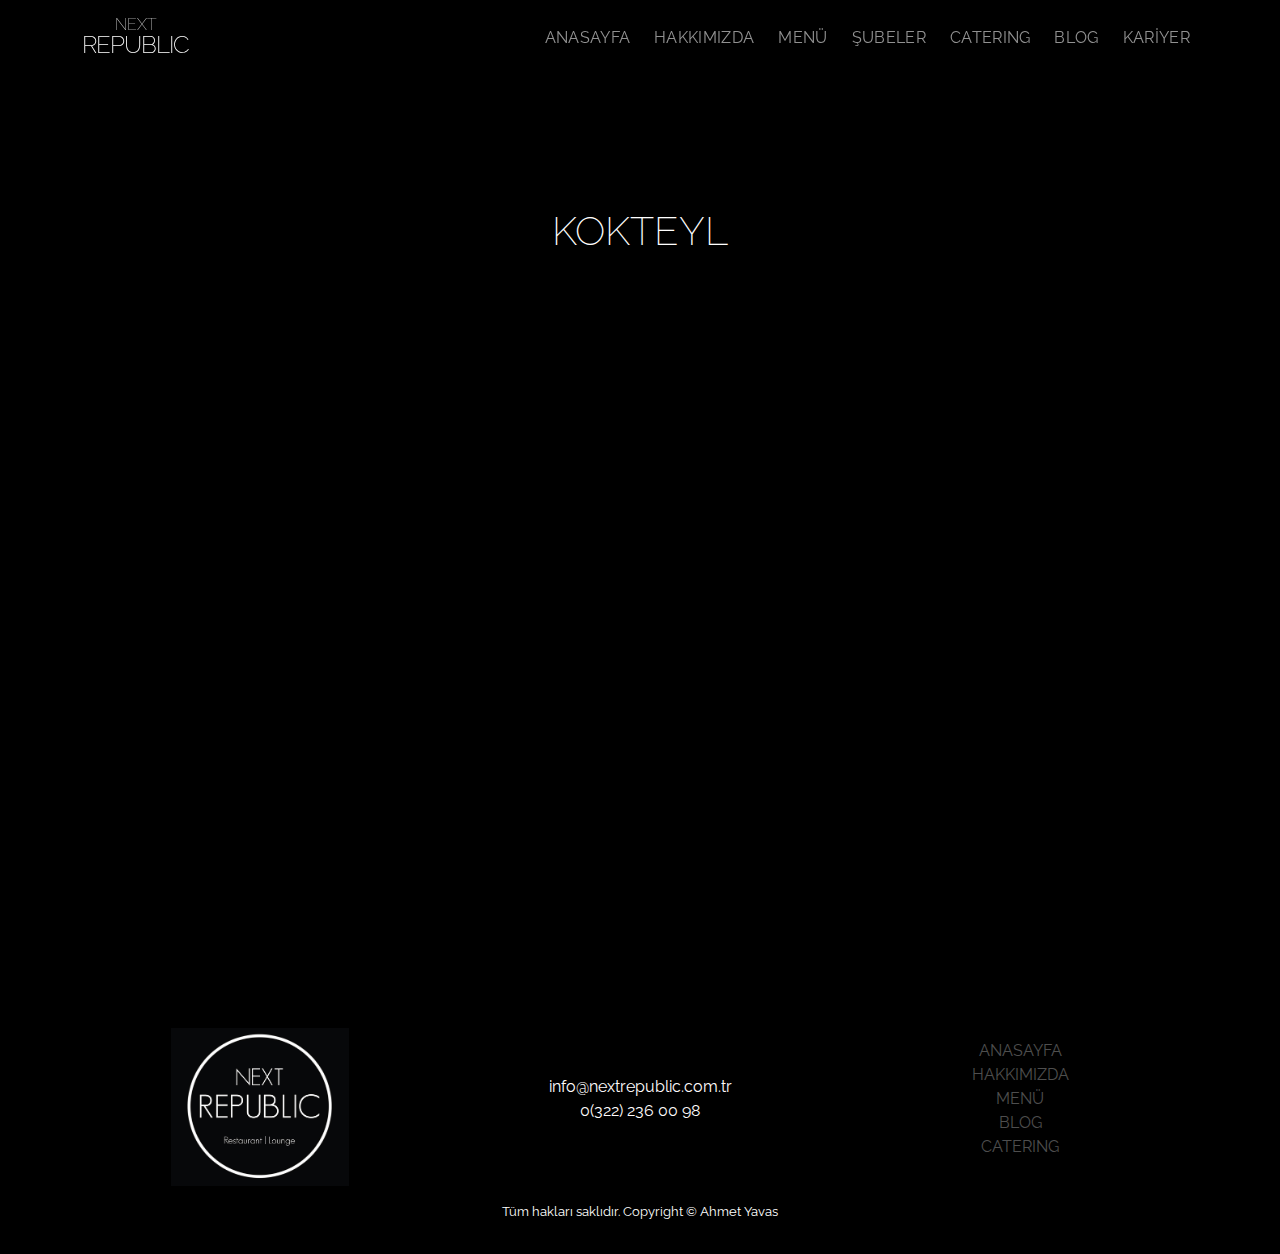
<file: kokteylkulturu.html>
<!DOCTYPE html>
<html lang="tr">

<head>
    <meta charset="UTF-8">
    <meta name="viewport" content="width=device-width, initial-scale=1.0">
    <title>Next Republic Restaurant | Lounge</title>
    <link rel="stylesheet" href="index.css">
    <link rel="preconnect" href="https://fonts.googleapis.com">
    <link rel="stylesheet" href="https://cdn.jsdelivr.net/npm/bootstrap-icons@1.11.3/font/bootstrap-icons.min.css">
    <link rel="preconnect" href="https://fonts.gstatic.com" crossorigin>
    <link href="https://fonts.googleapis.com/css2?family=Raleway:ital,wght@0,100..900;1,100..900&display=swap"
        rel="stylesheet">
    <link href="https://cdn.jsdelivr.net/npm/bootstrap@5.3.3/dist/css/bootstrap.min.css" rel="stylesheet"
        integrity="sha384-QWTKZyjpPEjISv5WaRU9OFeRpok6YctnYmDr5pNlyT2bRjXh0JMhjY6hW+ALEwIH" crossorigin="anonymous">
    <script src="https://cdn.jsdelivr.net/npm/bootstrap@5.3.3/dist/js/bootstrap.bundle.min.js"
        integrity="sha384-YvpcrYf0tY3lHB60NNkmXc5s9fDVZLESaAA55NDzOxhy9GkcIdslK1eN7N6jIeHz"
        crossorigin="anonymous"></script>
</head>

<body class="bg-dark" style="font-family: Raleway;">

    <!-- Navbar -->
    <nav class="navbar navbar-expand-lg navbar-dark fixed-top" id="mainNavbar">
        <div class="container">
            <a class="navbar-brand" href="#" style="display: flex; flex-direction: column; align-items: center;">
                <div style="font-weight: lighter; margin-bottom: -10px;">NEXT</div>
                <div style="font-size: 1.5rem; font-weight: 200; letter-spacing: -1px;font-stretch: expanded;">REPUBLIC
                </div>
            </a>
            <button type="button" class="navbar-toggler" data-bs-toggle="offcanvas" data-bs-target="#myNavbar"
                aria-controls="myNavbar" aria-label="menüyü açma kapama butonu" aria-expanded="false">
                <span class="navbar-toggler-icon"></span>
            </button>
            <div class="offcanvas offcanvas-end" tabindex="-1" id="myNavbar" aria-labelledby="myLabel">
                <div class="offcanvas-header">
                    <button type="button" class="btn-close text-reset" data-bs-dismiss="offcanvas" aria-label="Kapat">
                    </button>
                </div>
                <div class="offcanvas-body">
                    <ul class="navbar-nav ms-auto text-uppercase py-lg-2">
                        <li class="nav-item"><a href="index.html" class="nav-link">Anasayfa</a></li>
                        <li class="nav-item"><a href="index.html" class="nav-link">Hakkımızda</a></li>
                        <li class="nav-item"><a href="https://qr.finedinemenu.com/next-republic" target="_blank"
                                class="nav-link">Menü</a></li>
                        <li class="nav-item"><a href="index.html" class="nav-link">Şubeler</a></li>
                        <li class="nav-item"><a href="index.html" class="nav-link">caterıng</a></li>
                        <li class="nav-item"><a href="index.html" class="nav-link">blog</a></li>
                        <li class="nav-item"><a href="kariyer.html" class="nav-link">Kariyer</a></li>
                    </ul>
                </div>
            </div>
        </div>
    </nav>

    

    <section class="home py-5 bg-black" id="hakkimizda">
        <div class="container">
            <div class="row min-vh-100 align-items-center align-content-center">
                <div class="col-md-12  mt-5 mt-md-0">
                    <div class="home-text">
                        <h1 class=" text-center text-white mb-5" style="font-weight: 180;">KOKTEYL</h1>
                        <iframe src="https://cdn.flipsnack.com/widget/v2/widget.html?hash=1ns49mprzp" width="100%"
                            height="480" seamless="seamless" scrolling="no" frameborder="0" allowfullscreen=""></iframe>
                    </div>
                </div>
            </div>
        </div>
    </section>

    <footer class="p-3" style="background-color: rgb(0, 0, 0); color: white;">
        <div class="container">
            <div class="row mt-3 justify-content-center align-items-center text-center">
                <div class="col-lg-4 text-center">
                    <img src="img/next-logo.jpeg" style="height: 80%; width: 50%;" alt="">
                </div>
                <div class="col-lg-4 text-center ft-iletisim">
                    <p>info@nextrepublic.com.tr <br> 0(322) 236 00 98</p>
                </div>
                <div class="col-lg-4 text-center">
                    <ul class="list-unstyled text-uppercase">
                        <li class="footer-nav-item">
                            <a href="#">Anasayfa</a>
                        </li>
                        <li class="footer-nav-item">
                            <a href="#">Hakkımızda</a>
                        </li>
                        <li class="footer-nav-item">
                            <a href="#">Menü</a>
                        </li>
                        <li class="footer-nav-item">
                            <a href="#">Blog</a>
                        </li>
                        <li class="footer-nav-item">
                            <a href="#">caterıng</a>
                        </li>
                    </ul>
                </div>
                <div class="col-md-12 mt-3" style="text-align: center; font-size: 0.8rem;">
                    <p>Tüm hakları saklıdır. Copyright &copy; Ahmet Yavas </p>
                </div>
            </div>
        </div>
    </footer>


    <script src="index.js"></script>
    <script src="https://cdn.jsdelivr.net/npm/jquery@3.5.1/dist/jquery.slim.min.js"
        integrity="sha384-DfXdz2htPH0lsSSs5nCTpuj/zy4C+OGpamoFVy38MVBnE+IbbVYUew+OrCXaRkfj"
        crossorigin="anonymous"></script>
    <script src="https://cdn.jsdelivr.net/npm/popper.js@1.16.1/dist/umd/popper.min.js"
        integrity="sha384-9/reFTGAW83EW2RDu2S0VKaIzap3H66lZH81PoYlFhbGU+6BZp6G7niu735Sk7lN"
        crossorigin="anonymous"></script>
    <script src="https://cdn.jsdelivr.net/npm/bootstrap@4.6.2/dist/js/bootstrap.min.js"
        integrity="sha384-+sLIOodYLS7CIrQpBjl+C7nPvqq+FbNUBDunl/OZv93DB7Ln/533i8e/mZXLi/P+"
        crossorigin="anonymous"></script>

</body>

</html>
</file>
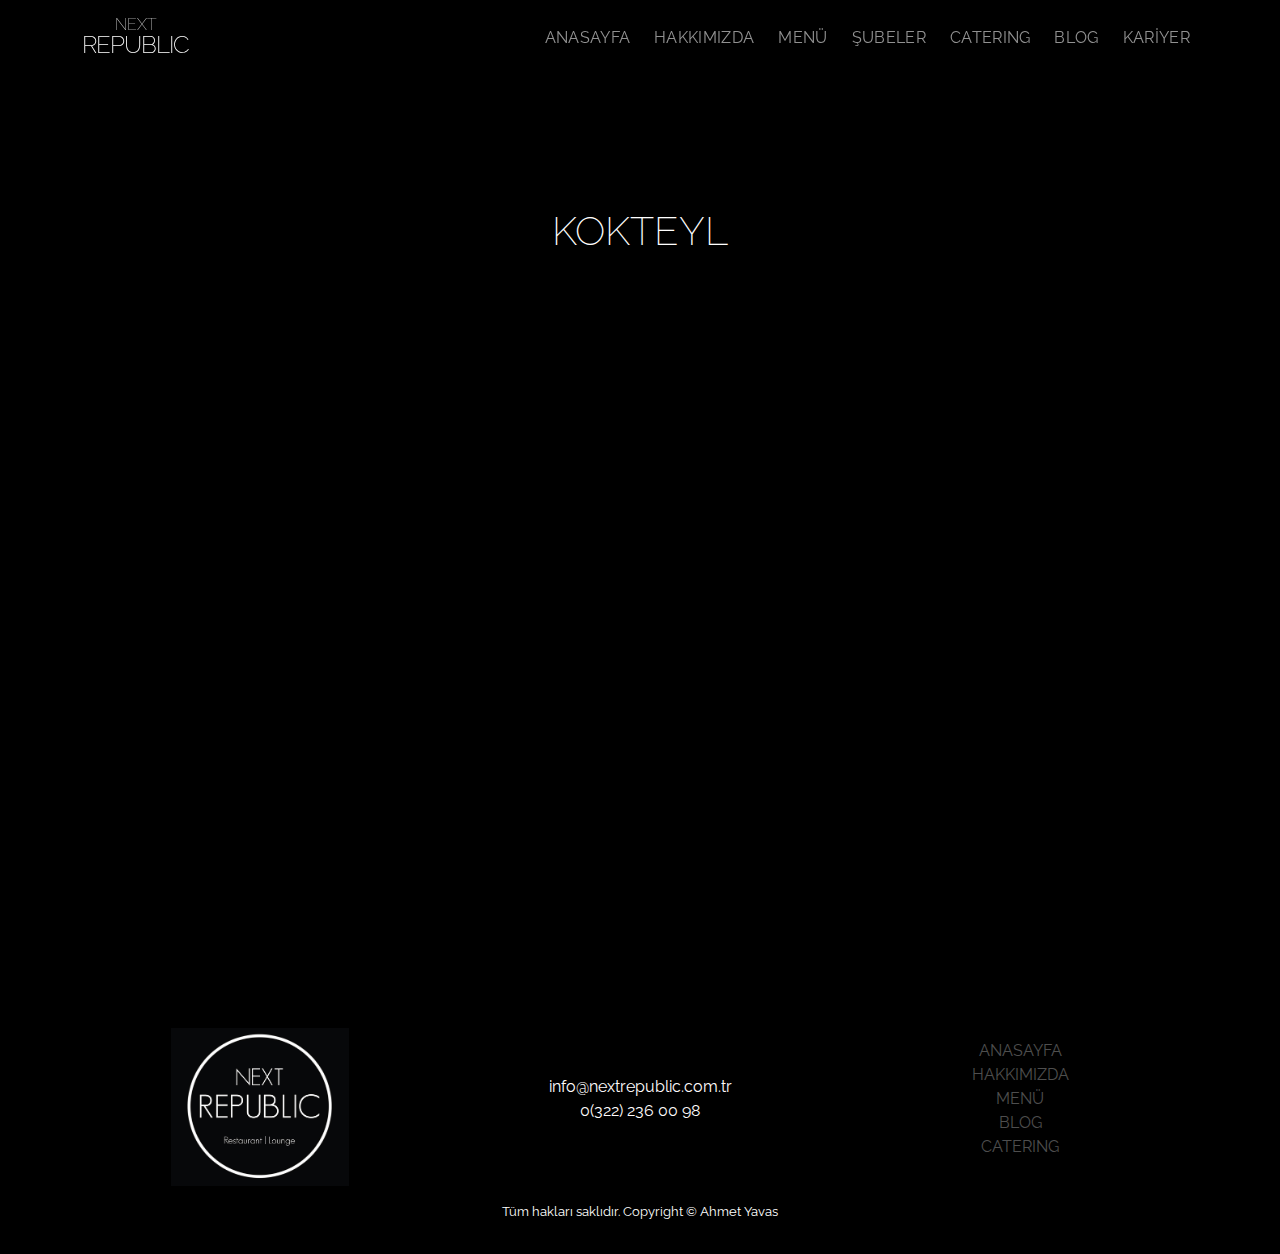
<file: kokteylkültürü.html>
<!DOCTYPE html>
<html lang="tr">

<head>
    <meta charset="UTF-8">
    <meta name="viewport" content="width=device-width, initial-scale=1.0">
    <title>Next Republic Restaurant | Lounge</title>
    <link rel="stylesheet" href="index.css">
    <link rel="preconnect" href="https://fonts.googleapis.com">
    <link rel="stylesheet" href="https://cdn.jsdelivr.net/npm/bootstrap-icons@1.11.3/font/bootstrap-icons.min.css">
    <link rel="preconnect" href="https://fonts.gstatic.com" crossorigin>
    <link href="https://fonts.googleapis.com/css2?family=Raleway:ital,wght@0,100..900;1,100..900&display=swap"
        rel="stylesheet">
    <link href="https://cdn.jsdelivr.net/npm/bootstrap@5.3.3/dist/css/bootstrap.min.css" rel="stylesheet"
        integrity="sha384-QWTKZyjpPEjISv5WaRU9OFeRpok6YctnYmDr5pNlyT2bRjXh0JMhjY6hW+ALEwIH" crossorigin="anonymous">
    <script src="https://cdn.jsdelivr.net/npm/bootstrap@5.3.3/dist/js/bootstrap.bundle.min.js"
        integrity="sha384-YvpcrYf0tY3lHB60NNkmXc5s9fDVZLESaAA55NDzOxhy9GkcIdslK1eN7N6jIeHz"
        crossorigin="anonymous"></script>
</head>

<body class="bg-dark" style="font-family: Raleway;">

    <!-- Navbar -->
    <nav class="navbar navbar-expand-lg navbar-dark fixed-top" id="mainNavbar">
        <div class="container">
            <a class="navbar-brand" href="#" style="display: flex; flex-direction: column; align-items: center;">
                <div style="font-weight: lighter; margin-bottom: -10px;">NEXT</div>
                <div style="font-size: 1.5rem; font-weight: 200; letter-spacing: -1px;font-stretch: expanded;">REPUBLIC
                </div>
            </a>
            <button type="button" class="navbar-toggler" data-bs-toggle="offcanvas" data-bs-target="#myNavbar"
                aria-controls="myNavbar" aria-label="menüyü açma kapama butonu" aria-expanded="false">
                <span class="navbar-toggler-icon"></span>
            </button>
            <div class="offcanvas offcanvas-end" tabindex="-1" id="myNavbar" aria-labelledby="myLabel">
                <div class="offcanvas-header">
                    <button type="button" class="btn-close text-reset" data-bs-dismiss="offcanvas" aria-label="Kapat">
                    </button>
                </div>
                <div class="offcanvas-body">
                    <ul class="navbar-nav ms-auto text-uppercase py-lg-2">
                        <li class="nav-item"><a href="index.html" class="nav-link">Anasayfa</a></li>
                        <li class="nav-item"><a href="index.html" class="nav-link">Hakkımızda</a></li>
                        <li class="nav-item"><a href="https://qr.finedinemenu.com/next-republic" target="_blank"
                                class="nav-link">Menü</a></li>
                        <li class="nav-item"><a href="index.html" class="nav-link">Şubeler</a></li>
                        <li class="nav-item"><a href="index.html" class="nav-link">caterıng</a></li>
                        <li class="nav-item"><a href="index.html" class="nav-link">blog</a></li>
                        <li class="nav-item"><a href="kariyer.html" class="nav-link">Kariyer</a></li>
                    </ul>
                </div>
            </div>
        </div>
    </nav>

    

    <section class="home py-5 bg-black" id="hakkimizda">
        <div class="container">
            <div class="row min-vh-100 align-items-center align-content-center">
                <div class="col-md-12  mt-5 mt-md-0">
                    <div class="home-text">
                        <h1 class=" text-center text-white mb-5" style="font-weight: 180;">KOKTEYL</h1>
                        <iframe src="https://cdn.flipsnack.com/widget/v2/widget.html?hash=1ns49mprzp" width="100%"
                            height="480" seamless="seamless" scrolling="no" frameborder="0" allowfullscreen=""></iframe>
                    </div>
                </div>
            </div>
        </div>
    </section>

    <footer class="p-3" style="background-color: rgb(0, 0, 0); color: white;">
        <div class="container">
            <div class="row mt-3 justify-content-center align-items-center text-center">
                <div class="col-lg-4 text-center">
                    <img src="img/next-logo.jpeg" style="height: 80%; width: 50%;" alt="">
                </div>
                <div class="col-lg-4 text-center ft-iletisim">
                    <p>info@nextrepublic.com.tr <br> 0(322) 236 00 98</p>
                </div>
                <div class="col-lg-4 text-center">
                    <ul class="list-unstyled text-uppercase">
                        <li class="footer-nav-item">
                            <a href="#">Anasayfa</a>
                        </li>
                        <li class="footer-nav-item">
                            <a href="#">Hakkımızda</a>
                        </li>
                        <li class="footer-nav-item">
                            <a href="#">Menü</a>
                        </li>
                        <li class="footer-nav-item">
                            <a href="#">Blog</a>
                        </li>
                        <li class="footer-nav-item">
                            <a href="#">caterıng</a>
                        </li>
                    </ul>
                </div>
                <div class="col-md-12 mt-3" style="text-align: center; font-size: 0.8rem;">
                    <p>Tüm hakları saklıdır. Copyright &copy; Ahmet Yavas </p>
                </div>
            </div>
        </div>
    </footer>


    <script src="index.js"></script>
    <script src="https://cdn.jsdelivr.net/npm/jquery@3.5.1/dist/jquery.slim.min.js"
        integrity="sha384-DfXdz2htPH0lsSSs5nCTpuj/zy4C+OGpamoFVy38MVBnE+IbbVYUew+OrCXaRkfj"
        crossorigin="anonymous"></script>
    <script src="https://cdn.jsdelivr.net/npm/popper.js@1.16.1/dist/umd/popper.min.js"
        integrity="sha384-9/reFTGAW83EW2RDu2S0VKaIzap3H66lZH81PoYlFhbGU+6BZp6G7niu735Sk7lN"
        crossorigin="anonymous"></script>
    <script src="https://cdn.jsdelivr.net/npm/bootstrap@4.6.2/dist/js/bootstrap.min.js"
        integrity="sha384-+sLIOodYLS7CIrQpBjl+C7nPvqq+FbNUBDunl/OZv93DB7Ln/533i8e/mZXLi/P+"
        crossorigin="anonymous"></script>

</body>

</html>
</file>
<file: index.css>
body {
    font-family: Raleway;
    margin: 0;
    padding: 0;
}

.section1 {
    background-image: url(img/bg-image.jpeg);
    background-size: cover;
    /* Görüntüyü tamamen kapla */
    background-repeat: no-repeat;
    /* Yeniden boyutlandırmada tekrar etme */
    background-position: center;
    /* Görüntüyü ortala */
    background-size: cover;
    filter: brightness(30%);
}

.navbar {
    padding-left: 15px;
    padding-right: 15px;
}

#mainNavbar {
    background-color: #000000;
    margin-bottom: 0;
}

#mainNavbar .navbar-brand {
    color: #ffffff;
}

#mainNavbar .navbar-nav .nav-item .nav-link {
    color: #919191;
    letter-spacing: 0.02em;
}

#mainNavbar .navbar-nav .nav-item .nav-link.active,
#mainNavbar .navbar-nav .nav-item .nav-link:hover {
    color: #a15d5d;
}

@media (max-width: 991.98px) {
    #mainNavbar .navbar-nav .nav-item .nav-link {
        color: #000000;
    }
}

@media (min-width: 992px) {
    #mainNavbar {
        border: none;
        background-color: transparent ;
        transition: padding-top 0.3s ease-in-out, padding-bottom 0.3s ease-in-out;
        -webkit-transition: padding-top 0.3s ease-in-out, padding-bottom 0.3s ease-in-out;
        -moz-transition: padding-top 0.3s ease-in-out, padding-bottom 0.3s ease-in-out;
        -ms-transition: padding-top 0.3s ease-in-out, padding-bottom 0.3s ease-in-out;
        -o-transition: padding-top 0.3s ease-in-out, padding-bottom 0.3s ease-in-out;
    }

    #mainNavbar .navbar-brand {
        font-size: 1rem;
        transition: font-size 0.3s ease-in-out;
        -webkit-transition: font-size 0.3s ease-in-out;
        -moz-transition: font-size 0.3s ease-in-out;
        -ms-transition: font-size 0.3s ease-in-out;
        -o-transition: font-size 0.3s ease-in-out;
    }

    #mainNavbar .navbar-nav .nav-item {
        margin-right: 0.5rem;
    }

    #mainNavbar .navbar-nav .nav-item:last-child {
        margin-right: 0;
    }

    #mainNavbar.navbar-mobile .navbar-brand {
        font-size: 1.20em;
    }

    #mainNavbar.navbar-mobile {
        padding-top: 1rem;
        padding-bottom: 1rem;
        background-color: #000000;
    }
}
@media (max-width: 767px) {
    .row.mt-5.text-center.justify-content-center .col-md-4 {
        text-align: center !important;
        margin-bottom: 1.5rem; /* Görüntüler arasındaki boşluk için */
        margin-left: 1.2rem;
    }
}
.footer-nav-item a {
    color: #4e4e4e;
    text-decoration: none;
    border-bottom: 1px solid transparent;
    transition: border-bottom 0.3s;
}

.footer-nav-item a:hover {
    color: #a15d5d;
}

.ft-iletisim p {
    color: #fffcfc;
}
/* CSS */
.img-hidden {
    opacity: 0;
    transform: translateY(-20px);
    transition: opacity 0.5s ease-in-out, transform 1s ease-in-out;
}

.img-visible {
    opacity: 1;
    transform: translateY(0);
}
</file>
